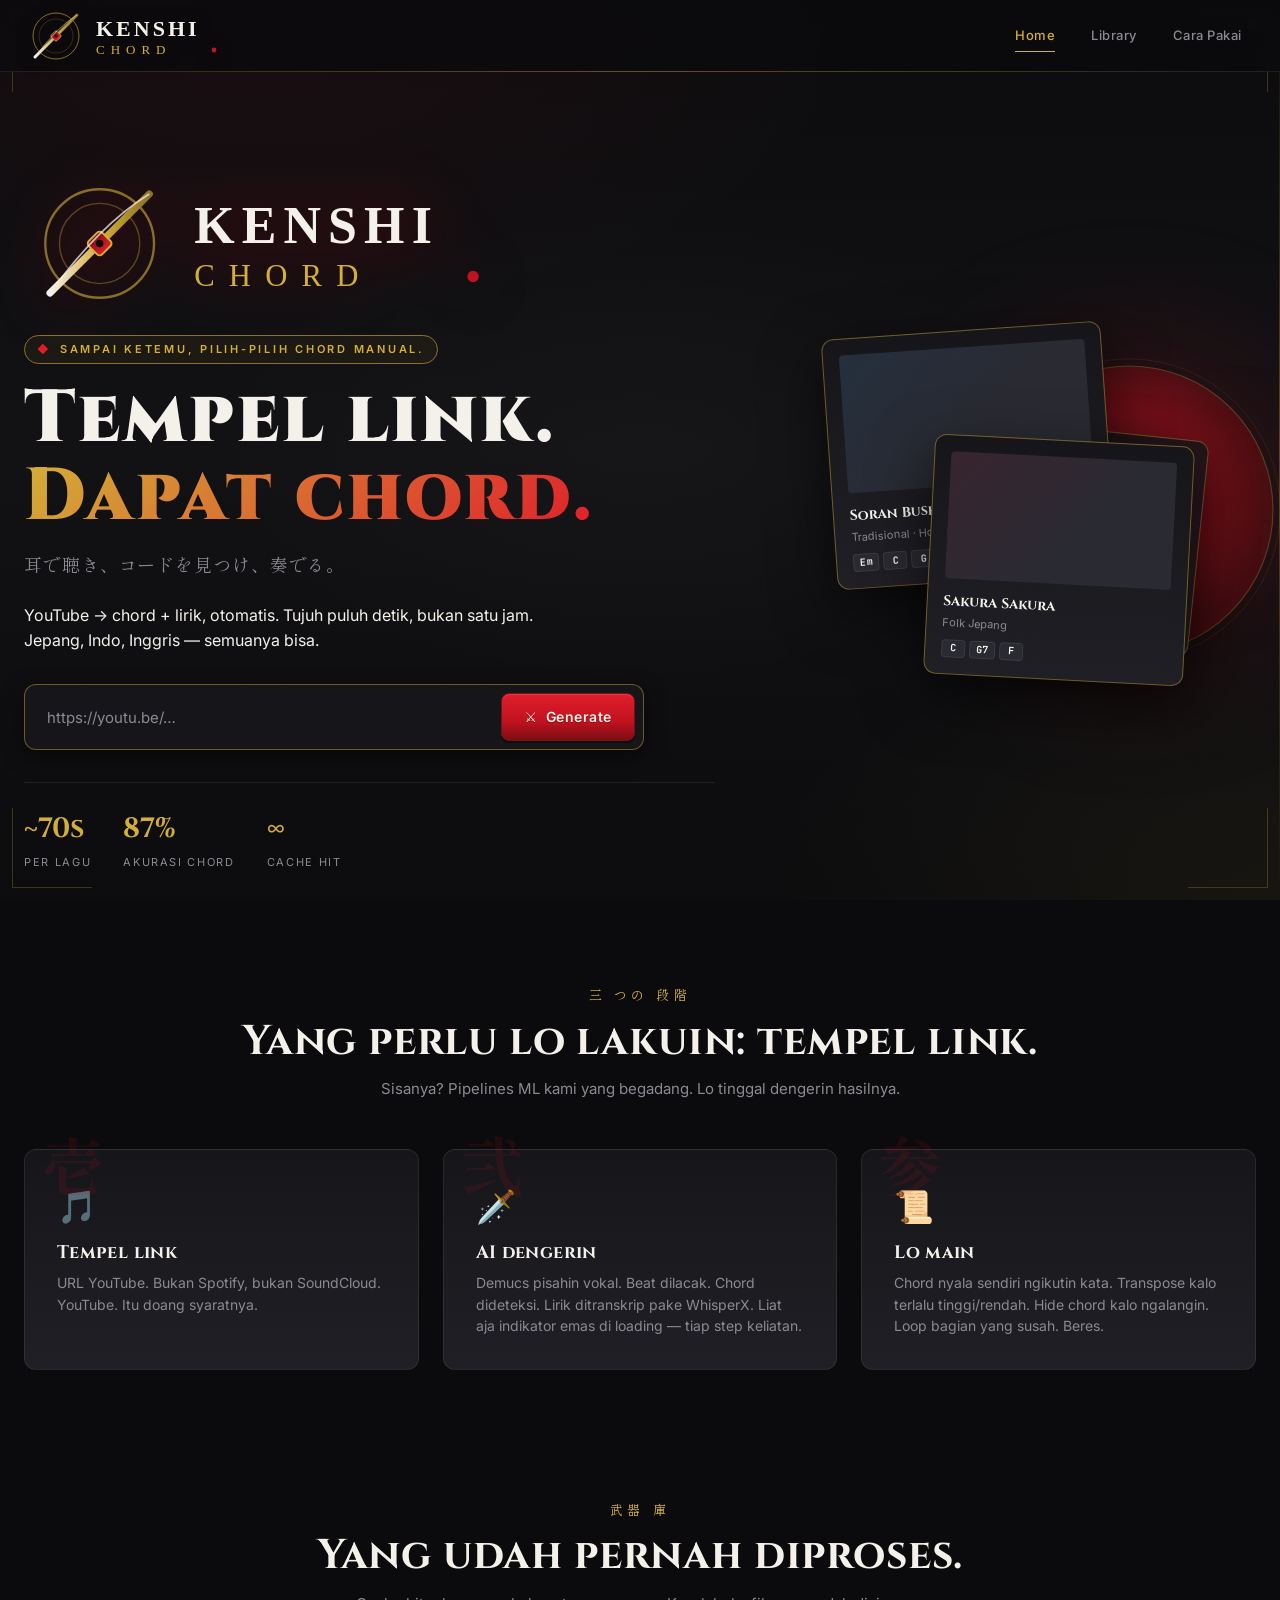
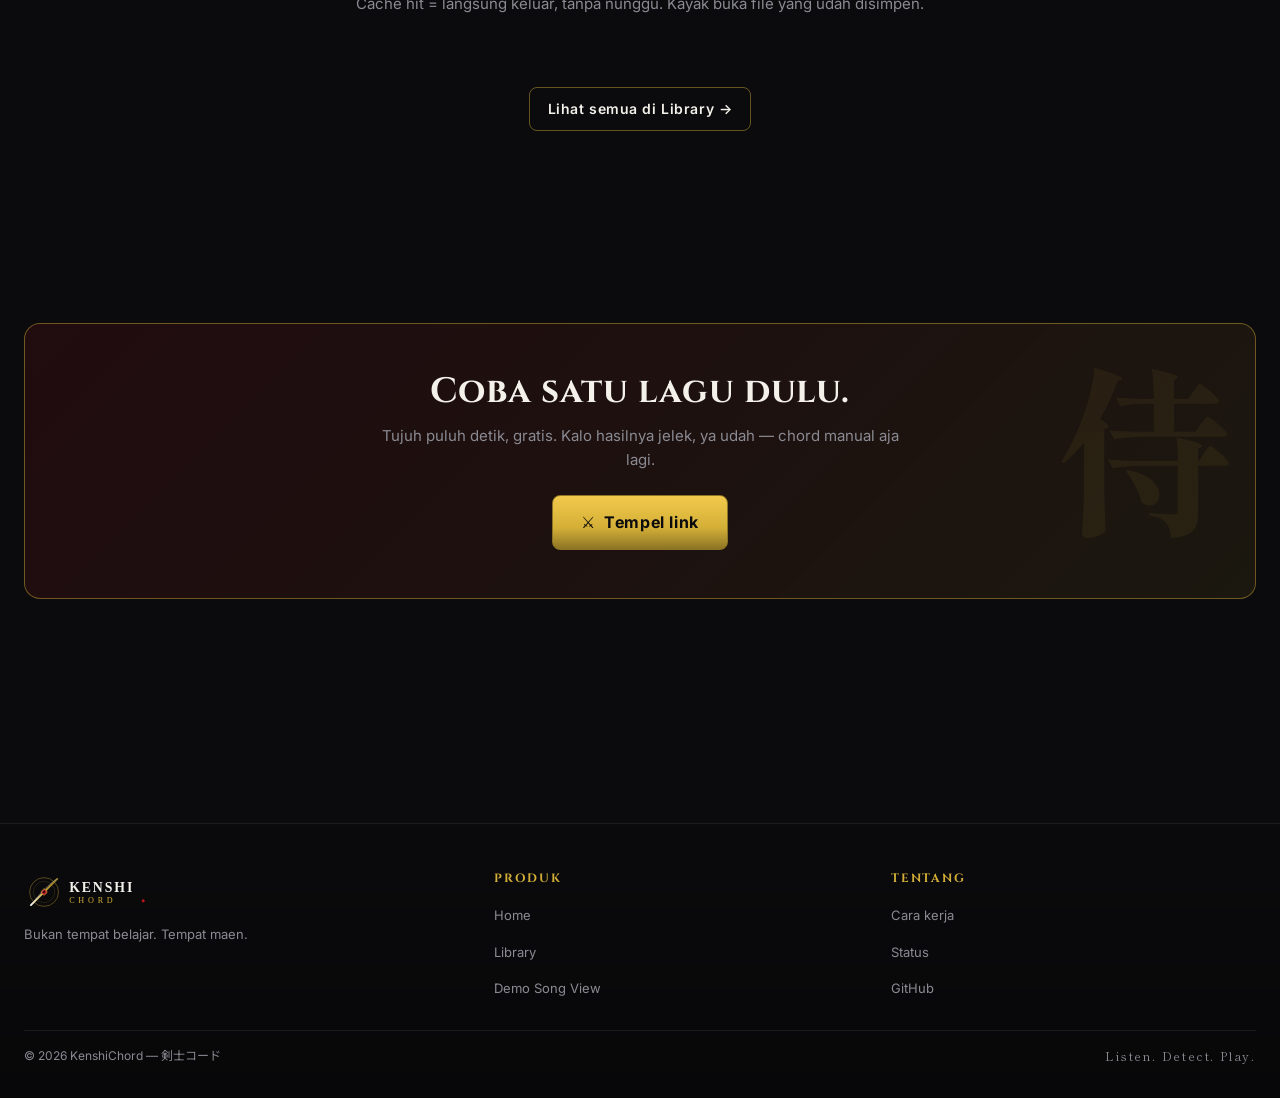
<file: frontend/index.html>
<!DOCTYPE html>
<html lang="id">
<head>
  <meta charset="UTF-8" />
  <meta name="viewport" content="width=device-width, initial-scale=1.0" />
  <title>KenshiChord — Chord dari telinga AI</title>
  <meta name="description" content="Platform AI auto-chord ala Chordify dengan tema samurai. Paste link YouTube, dapatkan chord + lirik tersinkronisasi secara otomatis." />
  <link rel="icon" type="image/svg+xml" href="assets/favicon.svg" />
  <link rel="stylesheet" href="css/tokens.css" />
  <link rel="stylesheet" href="css/base.css" />
  <link rel="stylesheet" href="css/components.css" />
  <link rel="stylesheet" href="css/layout.css" />
  <link rel="stylesheet" href="css/home.css" />
</head>
<body>
  <span class="corner-mark tl"></span>
  <span class="corner-mark tr"></span>
  <span class="corner-mark bl"></span>
  <span class="corner-mark br"></span>

  <div class="page">
    <!-- ============ HEADER ============ -->
    <header class="site-header">
      <div class="container header-inner">
        <a class="brand" href="index.html" aria-label="KenshiChord home">
          <img class="brand-logo" src="assets/logo.svg" alt="" />
        </a>
        <nav class="nav" aria-label="Primary">
          <a class="active" href="index.html">Home</a>
          <a href="library.html">Library</a>
          <a href="#how">Cara Pakai</a>
        </nav>
      </div>
    </header>

    <main>
      <!-- ============ HERO ============ -->
      <section class="hero">
        <div class="container hero-grid">
          <div class="hero-text">
            <img class="hero-brand" src="assets/logo.svg" alt="KenshiChord" />
            <span class="hero-eyebrow">Sampai ketemu, pilih-pilih chord manual.</span>
            <h1 class="hero-title">
              Tempel link. <span class="accent">Dapat chord.</span>
            </h1>
            <p class="hero-tagline jp">耳で聴き、コードを見つけ、奏でる。</p>
            <p class="hero-sub">
              YouTube → chord + lirik, otomatis. Tujuh puluh detik, bukan satu jam.
              Jepang, Indo, Inggris — semuanya bisa.
            </p>

            <form id="generate-form" class="input-row" novalidate>
              <input
                id="yt-url"
                type="url"
                placeholder="https://youtu.be/…"
                autocomplete="off"
                spellcheck="false"
                required
              />
              <button class="btn btn-primary" type="submit">
                <span aria-hidden="true">⚔</span>
                <span>Generate</span>
              </button>
            </form>

            <div class="hero-stats">
              <div class="item"><span class="num">~70s</span><span class="lbl">per lagu</span></div>
              <div class="item"><span class="num">87%</span><span class="lbl">akurasi chord</span></div>
              <div class="item"><span class="num">∞</span><span class="lbl">cache hit</span></div>
            </div>
          </div>

          <div class="hero-visual" aria-hidden="true">
            <div class="hero-card-stack">
              <div class="hero-floating-card card-1">
                <div class="hfc-thumb t1"></div>
                <div class="hfc-title">Soran Bushi</div>
                <div class="hfc-artist">Tradisional · Hokkaido</div>
                <div class="hfc-chord-line">
                  <span class="chord-chip">Em</span>
                  <span class="chord-chip">C</span>
                  <span class="chord-chip">G</span>
                  <span class="chord-chip">D</span>
                </div>
              </div>
              <div class="hero-floating-card card-2">
                <div class="hfc-thumb t2"></div>
                <div class="hfc-title">Sakura Sakura</div>
                <div class="hfc-artist">Folk Jepang</div>
                <div class="hfc-chord-line">
                  <span class="chord-chip">C</span>
                  <span class="chord-chip">G7</span>
                  <span class="chord-chip">F</span>
                </div>
              </div>
              <div class="hero-floating-card card-3">
                <div class="hfc-thumb t3"></div>
                <div class="hfc-title">Haru no Ogawa</div>
                <div class="hfc-artist">Akiko Yano</div>
                <div class="hfc-chord-line">
                  <span class="chord-chip">Am</span>
                  <span class="chord-chip">Dm</span>
                  <span class="chord-chip">E7</span>
                </div>
              </div>
              <img class="hero-hinomaru" src="assets/hinomaru.svg" alt="" />
            </div>
          </div>
        </div>
      </section>

      <!-- ============ HOW IT WORKS ============ -->
      <section class="section" id="how">
        <div class="container">
          <div class="section-head">
            <span class="eyebrow">三 つの 段階</span>
            <h2>Yang perlu lo lakuin: tempel link.</h2>
            <p>Sisanya? Pipelines ML kami yang begadang. Lo tinggal dengerin hasilnya.</p>
          </div>

          <div class="steps">
            <div class="step" data-step="壱">
              <span class="step-icon" aria-hidden="true">🎵</span>
              <h3>Tempel link</h3>
              <p>URL YouTube. Bukan Spotify, bukan SoundCloud. YouTube. Itu doang syaratnya.</p>
            </div>
            <div class="step" data-step="弐">
              <span class="step-icon" aria-hidden="true">🗡️</span>
              <h3>AI dengerin</h3>
              <p>Demucs pisahin vokal. Beat dilacak. Chord dideteksi. Lirik ditranskrip pake WhisperX. Liat aja indikator emas di loading — tiap step keliatan.</p>
            </div>
            <div class="step" data-step="参">
              <span class="step-icon" aria-hidden="true">📜</span>
              <h3>Lo main</h3>
              <p>Chord nyala sendiri ngikutin kata. Transpose kalo terlalu tinggi/rendah. Hide chord kalo ngalangin. Loop bagian yang susah. Beres.</p>
            </div>
          </div>
        </div>
      </section>

      <!-- ============ LIBRARY PREVIEW ============ -->
      <section class="section">
        <div class="container">
          <div class="section-head">
            <span class="eyebrow">武器 庫</span>
            <h2>Yang udah pernah diproses.</h2>
            <p>Cache hit = langsung keluar, tanpa nunggu. Kayak buka file yang udah disimpen.</p>
          </div>

          <div class="library-preview" id="library-preview">
            <!-- Diisi oleh home.js dari mock data -->
          </div>

          <div class="center" style="margin-top: var(--s-5)">
            <a class="btn btn-ghost" href="library.html">Lihat semua di Library →</a>
          </div>
        </div>
      </section>

      <!-- ============ CTA ============ -->
      <section class="section">
        <div class="container">
          <div class="cta-band">
            <h2>Coba satu lagu dulu.</h2>
            <p>Tujuh puluh detik, gratis. Kalo hasilnya jelek, ya udah — chord manual aja lagi.</p>
            <a class="btn btn-gold btn-lg" href="#top" onclick="document.getElementById('yt-url').focus(); return false;">
              <span aria-hidden="true">⚔</span>
              <span>Tempel link</span>
            </a>
          </div>
        </div>
      </section>
    </main>

    <!-- ============ FOOTER ============ -->
    <footer class="site-footer">
      <div class="container">
        <div class="footer-inner">
          <div class="footer-col">
            <img src="assets/logo.svg" alt="KenshiChord" style="height: 40px; margin-bottom: var(--s-3);" />
            <p style="font-size: 13px; color: var(--text-muted); max-width: 320px;">
              Bukan tempat belajar. Tempat maen.
            </p>
          </div>
          <div class="footer-col">
            <h4>Produk</h4>
            <ul>
              <li><a href="index.html">Home</a></li>
              <li><a href="library.html">Library</a></li>
              <li><a href="song.html">Demo Song View</a></li>
            </ul>
          </div>
          <div class="footer-col">
            <h4>Tentang</h4>
            <ul>
              <li><a href="#how">Cara kerja</a></li>
              <li><a href="#">Status</a></li>
              <li><a href="#">GitHub</a></li>
            </ul>
          </div>
        </div>
        <div class="footer-bottom">
          <span>© 2026 KenshiChord — 剣士コード</span>
          <span class="copy">Listen. Detect. Play.</span>
        </div>
      </div>
    </footer>
  </div>

  <!-- Loading overlay (shown when user submits URL) -->
  <div class="overlay-loading" id="loading-overlay" role="status" aria-live="polite">
    <div class="panel">
      <div class="loader-sword" aria-hidden="true"></div>
      <h2 class="jp" style="margin-top: var(--s-4); color: var(--gold); font-size: 18px; letter-spacing: .15em;">コードを聞く — Mendengarkan…</h2>
      <p id="loading-msg" class="muted" style="margin-top: var(--s-2);">Mengambil metadata…</p>
      <div class="progress gold" style="margin-top: var(--s-4); max-width: 360px; margin-left: auto; margin-right: auto;">
        <div class="bar" id="loading-bar" style="width: 0%"></div>
      </div>
    </div>
  </div>

  <script src="js/mock-data.js"></script>
  <script src="js/api.js"></script>
  <script src="js/main.js"></script>
  <script src="js/home.js"></script>
</body>
</html>
</file>
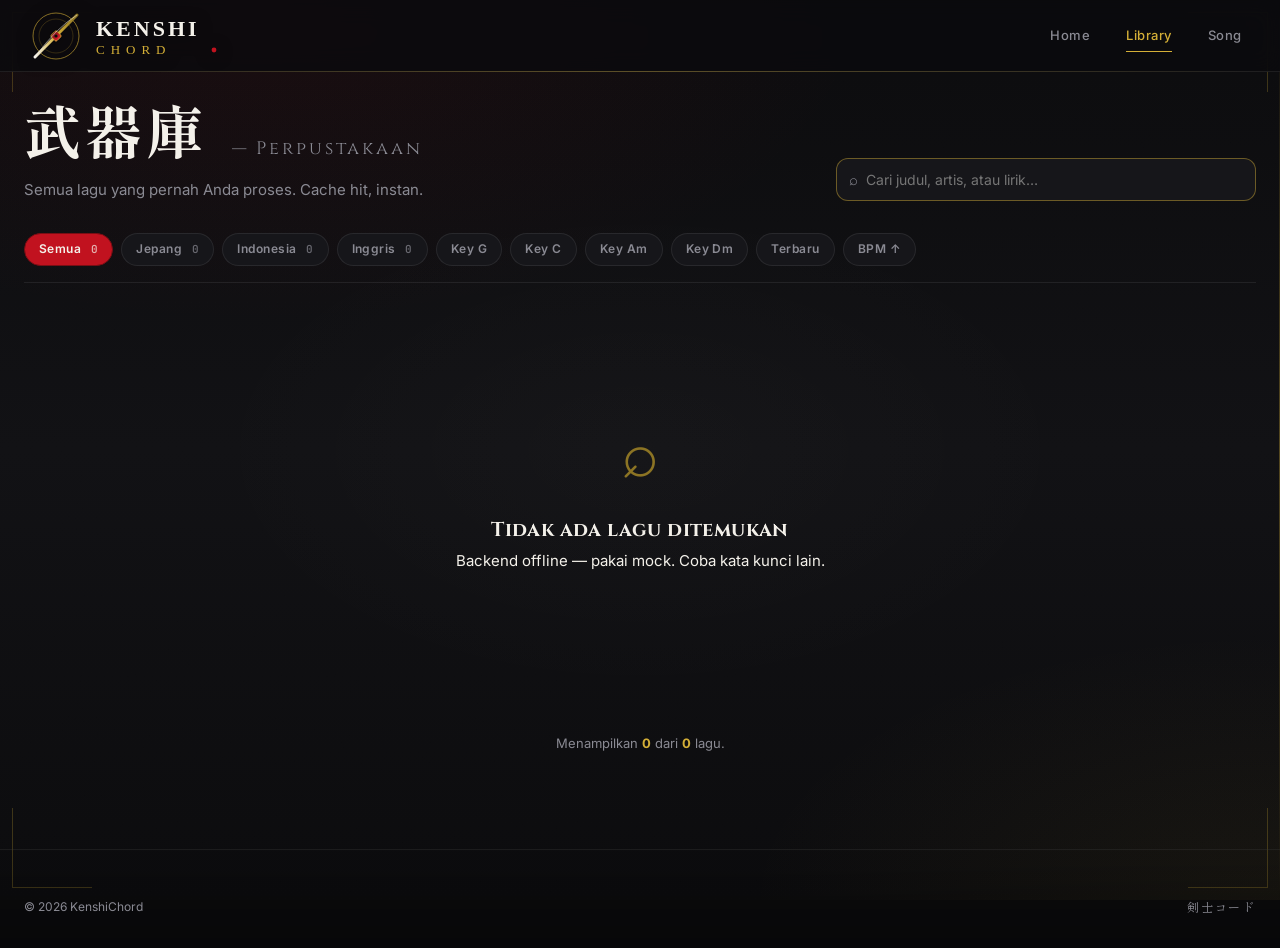
<file: frontend/library.html>
<!DOCTYPE html>
<html lang="id">
<head>
  <meta charset="UTF-8" />
  <meta name="viewport" content="width=device-width, initial-scale=1.0" />
  <title>Library — KenshiChord</title>
  <meta name="description" content="Browse semua lagu yang sudah pernah dianalisis KenshiChord." />
  <link rel="icon" type="image/svg+xml" href="assets/favicon.svg" />
  <link rel="stylesheet" href="css/tokens.css" />
  <link rel="stylesheet" href="css/base.css" />
  <link rel="stylesheet" href="css/components.css" />
  <link rel="stylesheet" href="css/layout.css" />
  <link rel="stylesheet" href="css/home.css" />
  <link rel="stylesheet" href="css/library.css" />
</head>
<body>
  <span class="corner-mark tl"></span>
  <span class="corner-mark tr"></span>
  <span class="corner-mark bl"></span>
  <span class="corner-mark br"></span>

  <div class="page">
    <header class="site-header">
      <div class="container header-inner">
        <a class="brand" href="index.html">
          <img class="brand-logo" src="assets/logo.svg" alt="" />
        </a>
        <nav class="nav" aria-label="Primary">
          <a href="index.html">Home</a>
          <a class="active" href="library.html">Library</a>
          <a href="song.html">Song</a>
        </nav>
      </div>
    </header>

    <main>
      <div class="container" style="padding-top: var(--s-6);">
        <!-- ============ HEAD ============ -->
        <div class="library-head">
          <div>
            <h1>武器庫 <span class="muted" style="font-size: 18px; font-weight: 400; margin-left: 8px;">— Perpustakaan</span></h1>
            <p>Semua lagu yang pernah Anda proses. Cache hit, instan.</p>
          </div>
          <div class="library-search">
            <span class="icon" aria-hidden="true">⌕</span>
            <input
              id="search-input"
              type="search"
              placeholder="Cari judul, artis, atau lirik…"
              autocomplete="off"
            />
          </div>
        </div>

        <!-- ============ FILTERS ============ -->
        <div class="library-filters" id="filters">
          <button class="filter-chip active" data-filter="all">Semua <span class="num" id="cnt-all">0</span></button>
          <button class="filter-chip" data-filter="lang:ja">Jepang <span class="num" id="cnt-ja">0</span></button>
          <button class="filter-chip" data-filter="lang:id">Indonesia <span class="num" id="cnt-id">0</span></button>
          <button class="filter-chip" data-filter="lang:en">Inggris <span class="num" id="cnt-en">0</span></button>
          <button class="filter-chip" data-filter="key:G">Key G</button>
          <button class="filter-chip" data-filter="key:C">Key C</button>
          <button class="filter-chip" data-filter="key:Am">Key Am</button>
          <button class="filter-chip" data-filter="key:Dm">Key Dm</button>
          <button class="filter-chip" data-filter="sort:new">Terbaru</button>
          <button class="filter-chip" data-filter="sort:bpm">BPM ↑</button>
        </div>

        <!-- ============ GRID ============ -->
        <div class="library-grid" id="library-grid">
          <!-- Di-render oleh library.js -->
        </div>

        <div class="library-footer">
          Menampilkan <span class="num" id="visible-count">0</span> dari <span class="num" id="total-count">0</span> lagu.
        </div>
      </div>
    </main>

    <footer class="site-footer">
      <div class="container">
        <div class="footer-bottom" style="border-top: 0; padding-top: 0;">
          <span>© 2026 KenshiChord</span>
          <span class="copy jp">剣士コード</span>
        </div>
      </div>
    </footer>
  </div>

  <script src="js/mock-data.js"></script>
  <script src="js/api.js"></script>
  <script src="js/main.js"></script>
  <script src="js/library.js"></script>
</body>
</html>
</file>
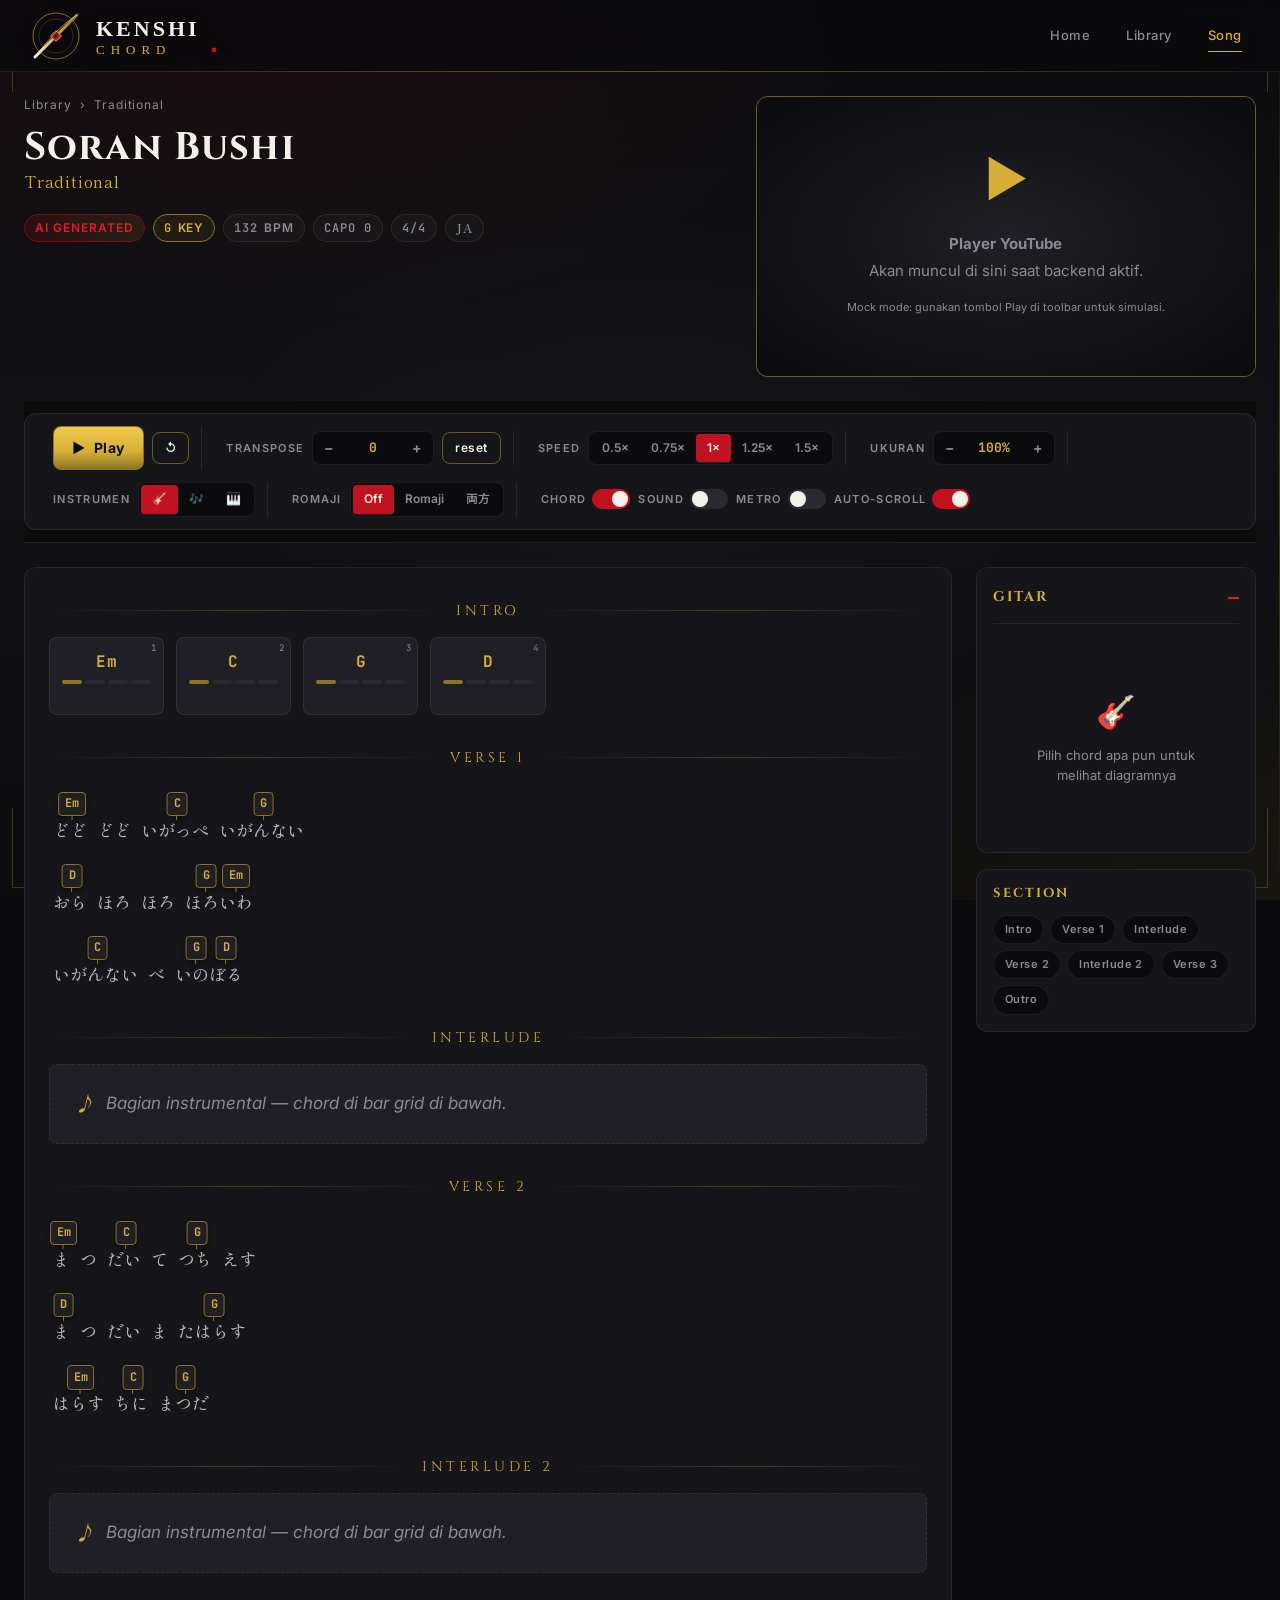
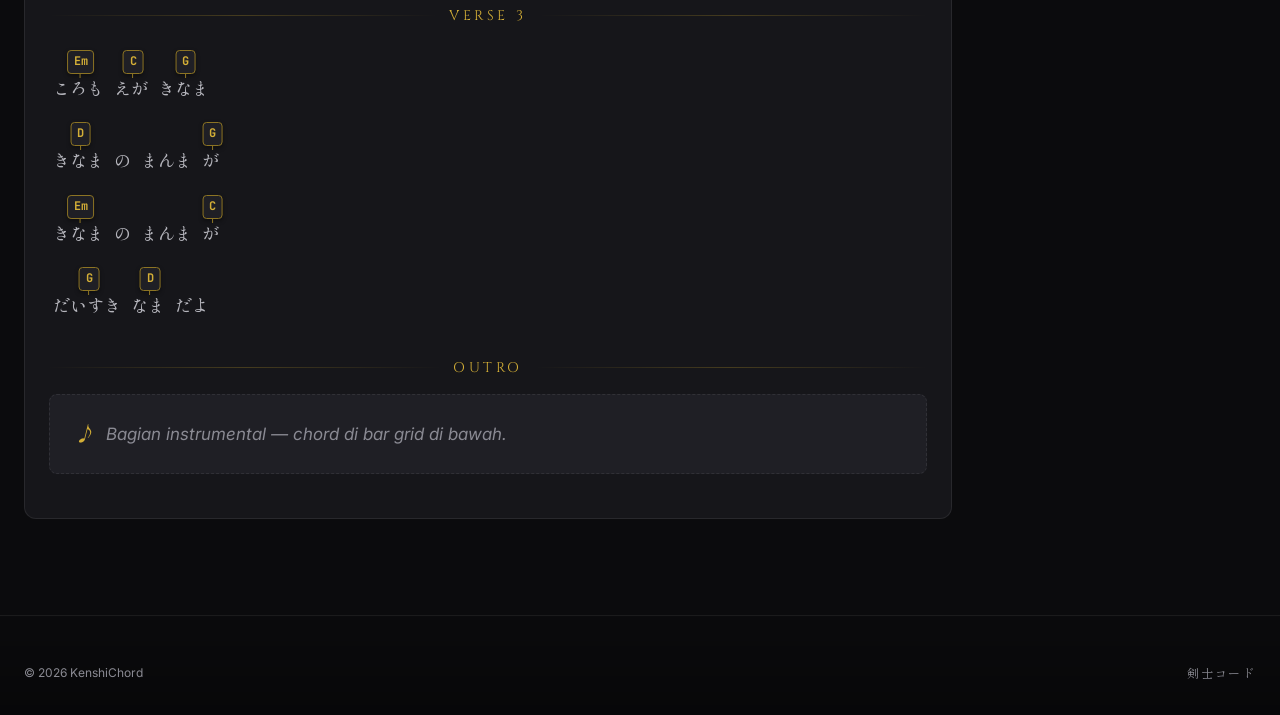
<file: frontend/song.html>
<!DOCTYPE html>
<html lang="id">
<head>
  <meta charset="UTF-8" />
  <meta name="viewport" content="width=device-width, initial-scale=1.0" />
  <title>Song — KenshiChord</title>
  <meta name="description" content="Chord + lirik tersinkronisasi. Transpose, diagram chord, auto-scroll." />
  <link rel="icon" type="image/svg+xml" href="assets/favicon.svg" />
  <link rel="stylesheet" href="css/tokens.css" />
  <link rel="stylesheet" href="css/base.css" />
  <link rel="stylesheet" href="css/components.css" />
  <link rel="stylesheet" href="css/layout.css" />
  <link rel="stylesheet" href="css/song.css" />
</head>
<body>
  <span class="corner-mark tl"></span>
  <span class="corner-mark tr"></span>
  <span class="corner-mark bl"></span>
  <span class="corner-mark br"></span>

  <div class="page">
    <header class="site-header">
      <div class="container header-inner">
        <a class="brand" href="index.html">
          <img class="brand-logo" src="assets/logo.svg" alt="" />
        </a>
        <nav class="nav" aria-label="Primary">
          <a href="index.html">Home</a>
          <a href="library.html">Library</a>
          <a class="active" href="song.html">Song</a>
        </nav>
      </div>
    </header>

    <main>
      <div class="container" style="padding-top: var(--s-5);">
        <!-- ============ SONG HEADER ============ -->
        <header class="song-header">
          <div class="song-meta">
            <div class="crumbs">
              <a href="library.html">Library</a>
              <span>›</span>
              <span id="crumb-artist">Artist</span>
            </div>
            <div>
              <h1 id="song-title">Loading…</h1>
              <div class="artist" id="song-artist">—</div>
            </div>
            <div class="row" id="song-tags">
              <span class="badge badge-ai">AI Generated</span>
              <span class="badge badge-gold"><span class="mono" id="tag-key">—</span> Key</span>
              <span class="badge"><span class="mono" id="tag-bpm">—</span> BPM</span>
              <span class="badge"><span class="mono" id="tag-capo">Capo 0</span></span>
              <span class="badge"><span class="mono" id="tag-time">4/4</span></span>
              <span class="badge"><span class="jp" id="tag-lang">—</span></span>
            </div>
          </div>

          <div class="player-wrap">
            <div id="yt-player" class="player-fallback" aria-hidden="true">
              <span class="icon" aria-hidden="true">▶</span>
              <div>
                <strong>Player YouTube</strong>
                <p class="muted" style="margin-top: 4px;">Akan muncul di sini saat backend aktif.</p>
                <p class="muted" style="font-size: 11px;">Mock mode: gunakan tombol Play di toolbar untuk simulasi.</p>
              </div>
            </div>
          </div>
        </header>

        <!-- ============ TOOLBAR ============ -->
        <div class="song-toolbar">
          <div class="container" style="padding: 0;">
            <div class="toolbar">
              <!-- Play controls -->
              <div class="toolbar-group">
                <button class="btn btn-gold" id="btn-play" aria-label="Play / pause">
                  <span id="play-icon">▶</span>
                  <span id="play-label">Play</span>
                </button>
                <button class="btn btn-ghost btn-sm" id="btn-restart" aria-label="Restart">↺</button>
              </div>

              <div class="toolbar-group">
                <span class="toolbar-label">Transpose</span>
                <div class="transpose-control">
                  <button id="tr-minus" aria-label="Down">−</button>
                  <span class="val" id="tr-val">0</span>
                  <button id="tr-plus" aria-label="Up">+</button>
                </div>
                <button class="btn btn-ghost btn-sm" id="tr-reset" title="Reset transpose">reset</button>
              </div>

              <div class="toolbar-group">
                <span class="toolbar-label">Speed</span>
                <div class="segmented" id="speed-seg" role="group" aria-label="Playback speed">
                  <button data-speed="0.5">0.5×</button>
                  <button data-speed="0.75">0.75×</button>
                  <button data-speed="1" class="active">1×</button>
                  <button data-speed="1.25">1.25×</button>
                  <button data-speed="1.5">1.5×</button>
                </div>
              </div>

              <div class="toolbar-group">
                <span class="toolbar-label">Ukuran</span>
                <div class="transpose-control">
                  <button id="fs-minus" aria-label="Kecilkan font">−</button>
                  <span class="val" id="fs-val" style="cursor: pointer;" title="Reset">100%</span>
                  <button id="fs-plus" aria-label="Besarkan font">+</button>
                </div>
              </div>

              <div class="toolbar-group">
                <span class="toolbar-label">Instrumen</span>
                <div class="segmented" id="instr-seg" role="group" aria-label="Instrument">
                  <button data-instr="guitar" class="active" title="Gitar">🎸</button>
                  <button data-instr="ukulele" title="Ukulele">🎶</button>
                  <button data-instr="piano" title="Piano">🎹</button>
                </div>
              </div>

              <div class="toolbar-group">
                <span class="toolbar-label">Romaji</span>
                <div class="segmented" id="romaji-seg" role="group" aria-label="Romaji mode">
                  <button data-romaji="off" class="active" title="Sembunyikan romaji">Off</button>
                  <button data-romaji="ro" title="Hanya tampilkan romaji">Romaji</button>
                  <button data-romaji="both" title="Tampilkan keduanya">両方</button>
                </div>
              </div>

              <div class="toolbar-group" style="border-right: 0;">
                <label class="toolbar-label" style="display: flex; align-items: center; gap: 6px; cursor: pointer;">
                  Chord
                  <span class="switch"><input type="checkbox" id="opt-chord" checked /><span class="slider"></span></span>
                </label>
                <label class="toolbar-label" style="display: flex; align-items: center; gap: 6px; cursor: pointer;">
                  Sound
                  <span class="switch"><input type="checkbox" id="opt-sound" /><span class="slider"></span></span>
                </label>
                <label class="toolbar-label" style="display: flex; align-items: center; gap: 6px; cursor: pointer;">
                  Metro
                  <span class="switch"><input type="checkbox" id="opt-metronome" /><span class="slider"></span></span>
                </label>
                <label class="toolbar-label" style="display: flex; align-items: center; gap: 6px; cursor: pointer;">
                  Auto-scroll
                  <span class="switch"><input type="checkbox" id="opt-autoscroll" checked /><span class="slider"></span></span>
                </label>
              </div>
            </div>
          </div>
        </div>

        <!-- ============ MAIN GRID: viewer + sidebar ============ -->
        <div class="song-body">
          <article class="viewer" id="viewer" aria-label="Chord and lyric viewer">
            <div class="empty-state">
              <div class="loader-sword" aria-hidden="true"></div>
              <h3>Memuat lirik &amp; chord…</h3>
            </div>
          </article>

          <aside class="song-sidebar">
            <div class="diagram-card">
              <div class="diagram-card-head">
                <h3 id="diagram-instr-label">Gitar</h3>
                <span class="now" id="diagram-chord-name">—</span>
              </div>
              <div class="diagram-svg-wrap" id="diagram-svg">
                <div class="diagram-empty">
                  <span class="icon" aria-hidden="true">🎸</span>
                  <span>Pilih chord apa pun untuk melihat diagramnya</span>
                </div>
              </div>
            </div>

            <div class="section-list">
              <h4>Section</h4>
              <div id="section-buttons" style="display: contents;">
                <!-- generated by song-view.js -->
              </div>
            </div>
          </aside>
        </div>
      </div>
    </main>

    <footer class="site-footer">
      <div class="container">
        <div class="footer-bottom" style="border-top: 0; padding-top: 0;">
          <span>© 2026 KenshiChord</span>
          <span class="copy jp">剣士コード</span>
        </div>
      </div>
    </footer>
  </div>

  <!-- Scripts -->
  <script src="js/mock-data.js"></script>
  <script src="js/api.js"></script>
  <script src="js/main.js"></script>
  <script src="js/chord-data.js"></script>
  <script src="js/chord-utils.js"></script>
  <script src="js/chord-diagram.js"></script>
  <script src="js/sync-engine.js"></script>
  <script src="js/song-view.js"></script>
</body>
</html>
</file>
<file: frontend/css/tokens.css>
/* =================================================================
   KENSHICHORD — DESIGN TOKENS
   Sumie ink wash × modern samurai
   ================================================================= */

@import url('https://fonts.googleapis.com/css2?family=Cinzel:wght@500;600;700;900&family=Inter:wght@400;500;600;700&family=Noto+Sans+JP:wght@400;500;700&family=Shippori+Mincho:wght@500;700;900&family=JetBrains+Mono:wght@400;500;700&display=swap');

:root {
  /* === Color: sumie ink palette === */
  --sumi:           #0B0B0D;
  --sumi-2:         #111114;
  --charcoal:       #16161A;
  --charcoal-2:     #1F1F25;
  --charcoal-3:     #2A2A32;

  --crimson:        #C1121F;
  --crimson-2:      #E01E2B;
  --crimson-dark:   #7A0E14;
  --crimson-glow:   rgba(193, 18, 31, 0.45);

  --gold:           #D4AF37;
  --gold-2:         #F2C94C;
  --gold-dim:       #8C7424;
  --gold-glow:      rgba(212, 175, 55, 0.35);

  --washi:          #F4F1EA;
  --washi-2:        #E8E2D2;
  --washi-3:        #D8D0BA;
  --washi-dim:      rgba(244, 241, 234, 0.6);

  --ink-muted:      #8A8A93;
  --ink-soft:       #B5B5BC;
  --ink-strong:     #E8E8EC;

  --emerald:        #2A9D8F;
  --indigo:         #4A5BC2;

  /* === Semantic === */
  --bg:             var(--sumi);
  --bg-elev:        var(--charcoal);
  --bg-elev-2:      var(--charcoal-2);
  --surface:        rgba(255, 255, 255, 0.03);
  --surface-hover:  rgba(255, 255, 255, 0.06);
  --border:         rgba(212, 175, 55, 0.18);
  --border-soft:    rgba(255, 255, 255, 0.08);
  --border-strong:  rgba(212, 175, 55, 0.45);

  --text:           var(--washi);
  --text-muted:     var(--ink-muted);
  --text-dim:       #5A5A65;
  --accent:         var(--crimson);
  --accent-hover:   var(--crimson-2);
  --gold-accent:    var(--gold);

  /* === Type === */
  --font-display:   'Cinzel', 'Shippori Mincho', serif;
  --font-jp:        'Shippori Mincho', 'Noto Sans JP', serif;
  --font-body:      'Inter', 'Noto Sans JP', system-ui, sans-serif;
  --font-mono:      'JetBrains Mono', 'Courier New', monospace;

  /* === Spacing scale === */
  --s-1:  4px;
  --s-2:  8px;
  --s-3:  12px;
  --s-4:  16px;
  --s-5:  24px;
  --s-6:  32px;
  --s-7:  48px;
  --s-8:  64px;
  --s-9:  96px;
  --s-10: 128px;

  /* === Radius === */
  --r-1:  2px;
  --r-2:  4px;
  --r-3:  8px;
  --r-4:  12px;
  --r-5:  16px;
  --r-pill: 999px;

  /* === Shadow / Glow === */
  --shadow-1: 0 1px 2px rgba(0,0,0,.5);
  --shadow-2: 0 6px 20px rgba(0,0,0,.5);
  --shadow-3: 0 20px 60px rgba(0,0,0,.6);
  --glow-crimson: 0 0 0 1px var(--crimson), 0 0 22px var(--crimson-glow);
  --glow-gold:    0 0 0 1px var(--gold), 0 0 22px var(--gold-glow);

  /* === Motion === */
  --ease:        cubic-bezier(0.4, 0, 0.2, 1);
  --ease-out:    cubic-bezier(0, 0, 0.2, 1);
  --ease-in:     cubic-bezier(0.4, 0, 1, 1);
  --ease-snap:   cubic-bezier(0.2, 0.9, 0.3, 1.2);
  --d-1: 90ms;
  --d-2: 160ms;
  --d-3: 260ms;
  --d-4: 420ms;
  --d-5: 700ms;

  /* === Layout === */
  --max-w:   1280px;
  --header-h: 72px;
  --sidebar-w: 280px;
}

@media (prefers-reduced-motion: reduce) {
  :root {
    --d-1: 0ms; --d-2: 0ms; --d-3: 0ms; --d-4: 0ms; --d-5: 0ms;
  }
}
</file>
<file: frontend/css/base.css>
/* =================================================================
   KENSHICHORD — BASE
   Reset, typography, washi paper background
   ================================================================= */

*, *::before, *::after { box-sizing: border-box; }

html, body { margin: 0; padding: 0; }
html { color-scheme: dark; scroll-behavior: smooth; }

body {
  font-family: var(--font-body);
  color: var(--text);
  background: var(--bg);
  min-height: 100vh;
  font-size: 15px;
  line-height: 1.55;
  -webkit-font-smoothing: antialiased;
  -moz-osx-font-smoothing: grayscale;
  text-rendering: optimizeLegibility;

  /* Washi paper texture: layered sumi gradients + subtle noise */
  background-image:
    radial-gradient(ellipse 80% 60% at 20% 0%, rgba(193, 18, 31, 0.08), transparent 60%),
    radial-gradient(ellipse 70% 50% at 100% 100%, rgba(212, 175, 55, 0.06), transparent 60%),
    radial-gradient(ellipse 50% 40% at 50% 50%, rgba(244, 241, 234, 0.02), transparent 70%),
    linear-gradient(180deg, #0B0B0D 0%, #111114 50%, #0B0B0D 100%);
  background-attachment: fixed;
  position: relative;
}

/* Subtle ink grain overlay */
body::before {
  content: "";
  position: fixed; inset: 0;
  pointer-events: none;
  z-index: 0;
  background-image: url("data:image/svg+xml;utf8,<svg xmlns='http://www.w3.org/2000/svg' width='200' height='200'><filter id='n'><feTurbulence type='fractalNoise' baseFrequency='0.85' numOctaves='2' seed='3'/><feColorMatrix values='0 0 0 0 1  0 0 0 0 1  0 0 0 0 1  0 0 0 0.035 0'/></filter><rect width='200' height='200' filter='url(%23n)'/></svg>");
  opacity: .9;
  mix-blend-mode: overlay;
}

/* Vertical "kaigara" conch shell-like accent on right edge */
body::after {
  content: "";
  position: fixed;
  top: 0; right: 0; bottom: 0;
  width: 1px;
  background: linear-gradient(180deg, transparent 0%, var(--gold-dim) 30%, var(--gold) 50%, var(--gold-dim) 70%, transparent 100%);
  opacity: .35;
  pointer-events: none;
  z-index: 1;
}

img, svg { max-width: 100%; display: block; }
button { font: inherit; color: inherit; background: none; border: 0; cursor: pointer; }
input, select, textarea { font: inherit; color: inherit; }
a { color: inherit; text-decoration: none; }
ul, ol { padding: 0; margin: 0; list-style: none; }
hr { border: 0; height: 1px; background: var(--border); margin: var(--s-5) 0; }

/* === Headings === */
h1, h2, h3, h4 {
  font-family: var(--font-display);
  font-weight: 700;
  line-height: 1.15;
  letter-spacing: .02em;
  margin: 0;
  color: var(--washi);
}
h1 { font-size: clamp(2.4rem, 5vw, 3.6rem); letter-spacing: .05em; }
h2 { font-size: clamp(1.6rem, 3vw, 2.2rem); }
h3 { font-size: 1.25rem; }

p { margin: 0 0 var(--s-4); color: var(--text); }
small { color: var(--text-muted); font-size: 12px; }
code, kbd, samp { font-family: var(--font-mono); }

/* === Selection === */
::selection { background: var(--crimson); color: var(--washi); }

/* === Scrollbar === */
::-webkit-scrollbar { width: 10px; height: 10px; }
::-webkit-scrollbar-track { background: var(--sumi); }
::-webkit-scrollbar-thumb {
  background: linear-gradient(180deg, var(--charcoal-3), var(--charcoal-2));
  border-radius: 4px;
  border: 2px solid var(--sumi);
}
::-webkit-scrollbar-thumb:hover { background: var(--crimson-dark); }

/* === Focus === */
:focus-visible {
  outline: 2px solid var(--gold);
  outline-offset: 2px;
  border-radius: var(--r-2);
}

/* === Utility === */
.container { max-width: var(--max-w); margin: 0 auto; padding: 0 var(--s-5); position: relative; z-index: 2; }
.mono { font-family: var(--font-mono); }
.jp { font-family: var(--font-jp); }
.muted { color: var(--text-muted); }
.gold { color: var(--gold); }
.crimson { color: var(--crimson); }
.center { text-align: center; }
.divider {
  display: block;
  height: 1px;
  background: linear-gradient(90deg, transparent, var(--gold-dim) 20%, var(--gold) 50%, var(--gold-dim) 80%, transparent);
  opacity: .5;
}
.divider-thick {
  height: 1px;
  background: linear-gradient(90deg, transparent 0%, var(--gold) 50%, transparent 100%);
  position: relative;
}
.divider-thick::before {
  content: "◆";
  position: absolute;
  left: 50%; top: 50%;
  transform: translate(-50%, -50%);
  background: var(--bg);
  color: var(--gold);
  font-size: 10px;
  padding: 0 8px;
}

.sr-only {
  position: absolute; width: 1px; height: 1px;
  padding: 0; margin: -1px; overflow: hidden;
  clip: rect(0,0,0,0); white-space: nowrap; border: 0;
}

/* === Decorative Japanese corner === */
.corner-mark {
  position: fixed;
  width: 80px; height: 80px;
  pointer-events: none;
  z-index: 1;
  opacity: .25;
}
.corner-mark.tl { top: 12px; left: 12px; border-top: 1px solid var(--gold); border-left: 1px solid var(--gold); }
.corner-mark.tr { top: 12px; right: 12px; border-top: 1px solid var(--gold); border-right: 1px solid var(--gold); }
.corner-mark.bl { bottom: 12px; left: 12px; border-bottom: 1px solid var(--gold); border-left: 1px solid var(--gold); }
.corner-mark.br { bottom: 12px; right: 12px; border-bottom: 1px solid var(--gold); border-right: 1px solid var(--gold); }
</file>
<file: frontend/css/components.css>
/* =================================================================
   KENSHICHORD — COMPONENTS
   Buttons, cards, inputs, badges, toolbar
   ================================================================= */

/* === BUTTONS === */
.btn {
  display: inline-flex;
  align-items: center;
  justify-content: center;
  gap: var(--s-2);
  padding: 10px 18px;
  font-family: var(--font-body);
  font-weight: 600;
  font-size: 14px;
  letter-spacing: .04em;
  border-radius: var(--r-3);
  border: 1px solid transparent;
  cursor: pointer;
  transition: all var(--d-2) var(--ease);
  white-space: nowrap;
  user-select: none;
  position: relative;
  overflow: hidden;
}
.btn:disabled, .btn[aria-disabled="true"] { opacity: .5; cursor: not-allowed; }

.btn-primary {
  background: linear-gradient(180deg, var(--crimson-2), var(--crimson) 60%, var(--crimson-dark));
  color: var(--washi);
  border-color: var(--crimson-dark);
  box-shadow: 0 2px 0 rgba(0,0,0,.4), inset 0 1px 0 rgba(255,255,255,.12);
  text-shadow: 0 1px 0 rgba(0,0,0,.3);
}
.btn-primary:hover:not(:disabled) {
  transform: translateY(-1px);
  box-shadow: 0 4px 18px var(--crimson-glow), inset 0 1px 0 rgba(255,255,255,.15);
  filter: brightness(1.08);
}
.btn-primary:active:not(:disabled) { transform: translateY(0); }

.btn-ghost {
  background: transparent;
  color: var(--text);
  border-color: var(--border-strong);
}
.btn-ghost:hover:not(:disabled) {
  background: var(--surface-hover);
  border-color: var(--gold);
  color: var(--gold);
}

.btn-gold {
  background: linear-gradient(180deg, var(--gold-2), var(--gold) 60%, var(--gold-dim));
  color: var(--sumi);
  border-color: var(--gold-dim);
  font-weight: 700;
}
.btn-gold:hover:not(:disabled) { filter: brightness(1.05); box-shadow: 0 4px 18px var(--gold-glow); }

.btn-sm { padding: 6px 12px; font-size: 12px; }
.btn-lg { padding: 14px 28px; font-size: 16px; }
.btn-icon { width: 36px; height: 36px; padding: 0; }
.btn-block { width: 100%; }

/* === INPUTS === */
.input {
  display: block;
  width: 100%;
  padding: 14px 18px;
  background: var(--bg-elev);
  color: var(--text);
  border: 1px solid var(--border-strong);
  border-radius: var(--r-3);
  font-size: 15px;
  transition: all var(--d-2) var(--ease);
}
.input::placeholder { color: var(--text-muted); }
.input:focus {
  outline: none;
  border-color: var(--gold);
  background: var(--bg-elev-2);
  box-shadow: 0 0 0 3px var(--gold-glow);
}
.input-lg { padding: 18px 22px; font-size: 16px; }

.input-icon {
  position: relative;
}
.input-icon .icon {
  position: absolute;
  left: 16px; top: 50%;
  transform: translateY(-50%);
  color: var(--text-muted);
  pointer-events: none;
}
.input-icon .input { padding-left: 46px; }

.input-group {
  display: flex;
  gap: var(--s-3);
  background: var(--bg-elev);
  padding: 6px;
  border-radius: var(--r-4);
  border: 1px solid var(--border-strong);
  box-shadow: var(--shadow-2);
  transition: border-color var(--d-2) var(--ease);
}
.input-group:focus-within { border-color: var(--gold); box-shadow: 0 0 0 3px var(--gold-glow); }
.input-group .input {
  flex: 1;
  background: transparent;
  border: 0;
  padding: 14px 16px;
  font-size: 16px;
}
.input-group .input:focus { box-shadow: none; }

/* === BADGE === */
.badge {
  display: inline-flex;
  align-items: center;
  gap: 6px;
  padding: 3px 9px;
  font-size: 11px;
  font-weight: 600;
  letter-spacing: .08em;
  text-transform: uppercase;
  border-radius: var(--r-pill);
  background: var(--surface);
  color: var(--text-muted);
  border: 1px solid var(--border-soft);
}
.badge-gold { color: var(--gold); border-color: var(--gold-dim); background: rgba(212, 175, 55, 0.08); }
.badge-crimson { color: var(--crimson-2); border-color: var(--crimson-dark); background: rgba(193, 18, 31, 0.1); }
.badge-emerald { color: var(--emerald); border-color: rgba(42, 157, 143, .4); background: rgba(42, 157, 143, .1); }
.badge-ai { color: var(--crimson-2); border-color: var(--crimson-dark); background: linear-gradient(90deg, rgba(193,18,31,.15), rgba(212,175,55,.1)); }

/* === CARD === */
.card {
  background: linear-gradient(180deg, var(--charcoal) 0%, var(--charcoal-2) 100%);
  border: 1px solid var(--border-soft);
  border-radius: var(--r-4);
  overflow: hidden;
  transition: all var(--d-3) var(--ease);
  position: relative;
}
.card:hover {
  border-color: var(--border-strong);
  transform: translateY(-2px);
  box-shadow: var(--shadow-3);
}
.card-thumb {
  position: relative;
  aspect-ratio: 16 / 9;
  background: var(--charcoal-3);
  overflow: hidden;
}
.card-thumb img { width: 100%; height: 100%; object-fit: cover; transition: transform var(--d-4) var(--ease); }
.card:hover .card-thumb img { transform: scale(1.05); }
.card-thumb-overlay {
  position: absolute; inset: 0;
  background: linear-gradient(180deg, transparent 50%, rgba(0,0,0,.85));
  display: flex; align-items: flex-end;
  padding: var(--s-3);
}
.card-body { padding: var(--s-4); }
.card-title {
  font-family: var(--font-display);
  font-weight: 700;
  font-size: 16px;
  margin: 0 0 4px;
  color: var(--washi);
  white-space: nowrap;
  overflow: hidden;
  text-overflow: ellipsis;
}
.card-artist { font-size: 13px; color: var(--text-muted); }
.card-meta {
  display: flex; gap: var(--s-3);
  margin-top: var(--s-3);
  font-size: 11px;
  color: var(--text-muted);
  font-family: var(--font-mono);
}
.card-meta span { display: inline-flex; align-items: center; gap: 4px; }

/* === CHORD CHIP === */
.chord-chip {
  display: inline-flex;
  align-items: center;
  justify-content: center;
  min-width: 32px;
  height: 24px;
  padding: 0 6px;
  font-family: var(--font-mono);
  font-weight: 700;
  font-size: 12px;
  color: var(--washi);
  background: var(--charcoal-3);
  border: 1px solid var(--border-soft);
  border-radius: var(--r-2);
  letter-spacing: .02em;
  transition: all var(--d-2) var(--ease);
  white-space: nowrap;
}
.chord-chip.active {
  background: linear-gradient(180deg, var(--crimson-2), var(--crimson));
  border-color: var(--crimson-dark);
  color: var(--washi);
  box-shadow: 0 0 12px var(--crimson-glow);
}
.chord-chip:hover { border-color: var(--gold); color: var(--gold); }

/* === TOOLBAR / CONTROL === */
.toolbar {
  display: flex;
  align-items: center;
  gap: var(--s-3);
  padding: var(--s-3) var(--s-4);
  background: var(--bg-elev);
  border: 1px solid var(--border-soft);
  border-radius: var(--r-4);
  flex-wrap: wrap;
}
.toolbar-group {
  display: flex;
  align-items: center;
  gap: var(--s-2);
  padding: 0 var(--s-3);
  border-right: 1px solid var(--border-soft);
}
.toolbar-group:last-child { border-right: 0; }
.toolbar-label {
  font-size: 11px;
  text-transform: uppercase;
  letter-spacing: .12em;
  color: var(--text-muted);
  font-weight: 600;
}

/* === SEGMENTED CONTROL === */
.segmented {
  display: inline-flex;
  background: var(--bg);
  border: 1px solid var(--border-soft);
  border-radius: var(--r-3);
  padding: 2px;
}
.segmented button {
  padding: 5px 11px;
  font-size: 12px;
  font-weight: 600;
  color: var(--text-muted);
  border-radius: var(--r-2);
  transition: all var(--d-2) var(--ease);
}
.segmented button:hover { color: var(--washi); }
.segmented button.active {
  background: var(--crimson);
  color: var(--washi);
  box-shadow: 0 1px 0 rgba(255,255,255,.1);
}

/* === PROGRESS === */
.progress {
  position: relative;
  height: 4px;
  background: var(--charcoal-3);
  border-radius: 2px;
  overflow: hidden;
}
.progress > .bar {
  height: 100%;
  background: linear-gradient(90deg, var(--crimson), var(--gold));
  border-radius: 2px;
  transition: width var(--d-3) var(--ease);
}
.progress.gold > .bar { background: linear-gradient(90deg, var(--gold-dim), var(--gold), var(--gold-2)); }

/* === LOADER (samurai slash) === */
.loader-sword {
  width: 48px; height: 48px;
  position: relative;
  animation: rotate 1.4s linear infinite;
}
.loader-sword::before {
  content: "⚔";
  position: absolute; inset: 0;
  display: flex; align-items: center; justify-content: center;
  font-size: 32px;
  color: var(--gold);
  filter: drop-shadow(0 0 8px var(--gold-glow));
}
@keyframes rotate { to { transform: rotate(360deg); } }

/* === KANJI DECORATION === */
.kanji-mark {
  font-family: var(--font-jp);
  color: var(--gold);
  font-weight: 900;
  opacity: .15;
  user-select: none;
  pointer-events: none;
}

/* === LOADING OVERLAY === */
.overlay-loading {
  position: fixed; inset: 0;
  background: rgba(11, 11, 13, .92);
  backdrop-filter: blur(8px);
  display: flex; align-items: center; justify-content: center;
  z-index: 100;
  opacity: 0; pointer-events: none;
  transition: opacity var(--d-3) var(--ease);
}
.overlay-loading.show { opacity: 1; pointer-events: auto; }
.overlay-loading .panel {
  text-align: center;
  max-width: 480px;
  padding: var(--s-7);
}
</file>
<file: frontend/css/layout.css>
/* =================================================================
   KENSHICHORD — LAYOUT
   Header, footer, page shell
   ================================================================= */

.page {
  min-height: 100vh;
  display: flex;
  flex-direction: column;
  position: relative;
  z-index: 2;
}

/* === HEADER === */
.site-header {
  position: sticky;
  top: 0;
  z-index: 50;
  height: var(--header-h);
  background: rgba(11, 11, 13, .85);
  backdrop-filter: blur(12px) saturate(140%);
  -webkit-backdrop-filter: blur(12px) saturate(140%);
  border-bottom: 1px solid var(--border-soft);
}
.site-header::after {
  content: "";
  position: absolute; left: 0; right: 0; bottom: -1px; height: 1px;
  background: linear-gradient(90deg, transparent, var(--gold) 50%, transparent);
  opacity: .35;
}
.header-inner {
  height: 100%;
  display: flex;
  align-items: center;
  justify-content: space-between;
  gap: var(--s-5);
}
.brand { display: flex; align-items: center; gap: var(--s-3); }
.brand-logo {
  width: 220px;
  height: auto;
  transition: transform var(--d-3) var(--ease-snap), filter var(--d-3) var(--ease);
  filter: drop-shadow(0 2px 8px rgba(0,0,0,.5));
}
.brand:hover .brand-logo { transform: rotate(-2deg) scale(1.04); filter: drop-shadow(0 4px 16px var(--crimson-glow)); }

.nav { display: flex; align-items: center; gap: var(--s-2); }
.nav a {
  padding: 8px 14px;
  font-size: 13px;
  font-weight: 500;
  letter-spacing: .04em;
  color: var(--text-muted);
  border-radius: var(--r-3);
  transition: all var(--d-2) var(--ease);
  position: relative;
}
.nav a:hover { color: var(--washi); background: var(--surface-hover); }
.nav a.active { color: var(--gold); }
.nav a.active::after {
  content: "";
  position: absolute; left: 14px; right: 14px; bottom: 2px; height: 1px;
  background: var(--gold);
}

/* === FOOTER === */
.site-footer {
  margin-top: var(--s-9);
  padding: var(--s-7) 0 var(--s-6);
  border-top: 1px solid var(--border-soft);
  background: linear-gradient(180deg, transparent, rgba(0,0,0,.3));
}
.footer-inner {
  display: grid;
  grid-template-columns: 1.2fr 1fr 1fr;
  gap: var(--s-6);
  margin-bottom: var(--s-5);
}
.footer-col h4 {
  font-size: 12px;
  letter-spacing: .15em;
  text-transform: uppercase;
  color: var(--gold);
  margin-bottom: var(--s-3);
  font-family: var(--font-display);
}
.footer-col a, .footer-col li {
  display: block;
  padding: 4px 0;
  color: var(--text-muted);
  font-size: 13px;
  transition: color var(--d-2) var(--ease);
}
.footer-col a:hover { color: var(--gold); }
.footer-bottom {
  padding-top: var(--s-4);
  border-top: 1px solid var(--border-soft);
  display: flex; justify-content: space-between; align-items: center;
  color: var(--text-muted);
  font-size: 12px;
}
.footer-bottom .copy { font-family: var(--font-jp); letter-spacing: .15em; }

/* === MAIN === */
main { flex: 1; }

/* === RESPONSIVE === */
@media (max-width: 760px) {
  :root { --header-h: 60px; }
  .nav a { padding: 6px 8px; font-size: 12px; }
  .nav a.active::after { display: none; }
  .footer-inner { grid-template-columns: 1fr; gap: var(--s-5); }
  .footer-bottom { flex-direction: column; gap: var(--s-2); text-align: center; }
}
</file>
<file: frontend/css/home.css>
/* =================================================================
   KENSHICHORD — HOME
   Hero, library preview
   ================================================================= */

.hero {
  position: relative;
  padding: var(--s-9) 0 var(--s-7);
  overflow: hidden;
}
.hero-bg {
  position: absolute; inset: 0;
  z-index: -1;
  pointer-events: none;
}
.hero-hinomaru {
  position: absolute;
  top: -60px; right: -120px;
  width: 480px; height: 480px;
  opacity: .6;
  filter: drop-shadow(0 0 80px var(--crimson-glow));
  animation: pulseSlow 6s var(--ease) infinite;
}
@keyframes pulseSlow { 50% { opacity: .45; transform: scale(1.04); } }

.hero-grid {
  display: grid;
  grid-template-columns: 1.4fr 1fr;
  gap: var(--s-7);
  align-items: center;
}
@media (max-width: 900px) { .hero-grid { grid-template-columns: 1fr; } }

.hero-eyebrow {
  display: inline-flex;
  align-items: center;
  gap: 8px;
  padding: 5px 12px;
  font-size: 11px;
  font-weight: 600;
  letter-spacing: .25em;
  text-transform: uppercase;
  color: var(--gold);
  border: 1px solid var(--gold-dim);
  border-radius: var(--r-pill);
  background: rgba(212, 175, 55, .06);
  margin-bottom: var(--s-4);
}
.hero-eyebrow::before { content: "◆"; color: var(--crimson-2); }

.hero-brand {
  display: block;
  width: 380px;
  max-width: 100%;
  height: auto;
  margin: 0 0 var(--s-4);
  filter: drop-shadow(0 6px 24px rgba(0,0,0,.6)) drop-shadow(0 0 28px var(--crimson-glow));
  animation: brandReveal var(--d-5) var(--ease-out) both;
}
@keyframes brandReveal {
  from { opacity: 0; transform: translateY(-8px) scale(.95); }
  to   { opacity: 1; transform: translateY(0) scale(1); }
}
@media (min-width: 900px) {
  .hero-brand { width: 460px; }
}
@media (min-width: 1280px) {
  .hero-brand { width: 520px; }
}

.hero-title {
  font-size: clamp(2.6rem, 6vw, 4.6rem);
  font-weight: 900;
  letter-spacing: .04em;
  line-height: 1.05;
  margin: 0 0 var(--s-4);
}
.hero-title .accent {
  background: linear-gradient(135deg, var(--gold) 0%, var(--crimson-2) 100%);
  -webkit-background-clip: text;
  background-clip: text;
  -webkit-text-fill-color: transparent;
  display: inline-block;
}
.hero-tagline {
  font-family: var(--font-jp);
  font-size: 18px;
  color: var(--text-muted);
  margin-bottom: var(--s-5);
  letter-spacing: .05em;
}
.hero-sub {
  font-size: 16px;
  color: var(--text);
  max-width: 540px;
  margin-bottom: var(--s-6);
}

.input-row {
  display: flex;
  gap: var(--s-3);
  background: var(--bg-elev);
  padding: 8px;
  border-radius: var(--r-4);
  border: 1px solid var(--border-strong);
  box-shadow: var(--shadow-2);
  max-width: 620px;
}
.input-row input {
  flex: 1;
  background: transparent;
  border: 0;
  outline: 0;
  padding: 12px 14px;
  color: var(--washi);
  font-size: 15px;
}
.input-row input::placeholder { color: var(--text-muted); }
.input-row .btn { padding: 12px 22px; }

.hero-stats {
  display: flex;
  gap: var(--s-6);
  margin-top: var(--s-6);
  padding-top: var(--s-5);
  border-top: 1px solid var(--border-soft);
}
.hero-stats .item { display: flex; flex-direction: column; gap: 4px; }
.hero-stats .num { font-family: var(--font-display); font-weight: 700; font-size: 28px; color: var(--gold); }
.hero-stats .lbl { font-size: 11px; letter-spacing: .15em; text-transform: uppercase; color: var(--text-muted); }

.hero-visual {
  position: relative;
  height: 460px;
  display: flex; align-items: center; justify-content: center;
}
.hero-card-stack {
  position: relative;
  width: 360px; height: 380px;
}
.hero-floating-card {
  position: absolute;
  background: linear-gradient(180deg, var(--charcoal) 0%, var(--charcoal-2) 100%);
  border: 1px solid var(--border-strong);
  border-radius: var(--r-4);
  padding: var(--s-4);
  box-shadow: var(--shadow-3);
  transition: all var(--d-4) var(--ease);
}
.hero-floating-card.card-1 { top: 0; left: 0; width: 280px; transform: rotate(-4deg); z-index: 2; }
.hero-floating-card.card-2 { bottom: 30px; right: 0; width: 260px; transform: rotate(3deg); z-index: 3; }
.hero-floating-card.card-3 { top: 100px; right: -10px; width: 220px; transform: rotate(6deg); z-index: 1; opacity: .85; }
.hero-floating-card:hover { transform: rotate(0) translateY(-4px); z-index: 4; }

.hfc-thumb { aspect-ratio: 16/9; background: var(--charcoal-3); border-radius: var(--r-2); margin-bottom: var(--s-3); position: relative; overflow: hidden; }
.hfc-thumb::after {
  content: ""; position: absolute; inset: 0;
  background: linear-gradient(135deg, var(--crimson-dark) 0%, transparent 50%, var(--gold-dim) 100%);
  opacity: .35;
}
.hfc-thumb.t1::after { background: linear-gradient(135deg, #1a3a52, transparent 60%); }
.hfc-thumb.t2::after { background: linear-gradient(135deg, #521a2a, transparent 60%); }
.hfc-thumb.t3::after { background: linear-gradient(135deg, #2a4a1a, transparent 60%); }

.hfc-title { font-family: var(--font-display); font-weight: 700; font-size: 14px; color: var(--washi); margin-bottom: 2px; }
.hfc-artist { font-size: 11px; color: var(--text-muted); margin-bottom: var(--s-2); }
.hfc-chord-line { display: flex; gap: 4px; flex-wrap: wrap; }
.hfc-chord-line .chord-chip { font-size: 10px; height: 18px; min-width: 24px; }

/* === HOW IT WORKS === */
.section { padding: var(--s-8) 0; position: relative; }
.section-head { text-align: center; margin-bottom: var(--s-7); }
.section-head .eyebrow {
  display: inline-block;
  font-family: var(--font-jp);
  font-size: 13px;
  color: var(--gold);
  letter-spacing: .35em;
  margin-bottom: var(--s-3);
}
.section-head h2 { font-size: clamp(1.8rem, 3.5vw, 2.6rem); margin-bottom: var(--s-3); }
.section-head p { color: var(--text-muted); max-width: 600px; margin: 0 auto; }

.steps { display: grid; grid-template-columns: repeat(3, 1fr); gap: var(--s-5); }
@media (max-width: 800px) { .steps { grid-template-columns: 1fr; } }
.step {
  position: relative;
  padding: var(--s-6);
  background: linear-gradient(180deg, var(--bg-elev), var(--bg-elev-2));
  border: 1px solid var(--border-soft);
  border-radius: var(--r-4);
  transition: all var(--d-3) var(--ease);
}
.step:hover { border-color: var(--gold); transform: translateY(-3px); }
.step::before {
  content: attr(data-step);
  position: absolute;
  top: -10px; left: var(--s-4);
  font-family: var(--font-display);
  font-weight: 900;
  font-size: 64px;
  color: var(--crimson);
  opacity: .12;
  line-height: 1;
}
.step-icon { font-size: 32px; margin-bottom: var(--s-3); display: inline-block; }
.step h3 { font-family: var(--font-display); font-size: 18px; margin-bottom: var(--s-2); color: var(--washi); }
.step p { font-size: 14px; color: var(--text-muted); margin: 0; }

/* === LIBRARY PREVIEW === */
.library-preview {
  display: grid;
  grid-template-columns: repeat(auto-fill, minmax(240px, 1fr));
  gap: var(--s-4);
  margin-top: var(--s-5);
}
.library-preview .card { cursor: pointer; }

.cta-band {
  margin: var(--s-8) 0;
  padding: var(--s-7);
  background: linear-gradient(135deg, rgba(193,18,31,.12), rgba(212,175,55,.08));
  border: 1px solid var(--border-strong);
  border-radius: var(--r-5);
  text-align: center;
  position: relative;
  overflow: hidden;
}
.cta-band::before {
  content: "侍";
  position: absolute;
  top: -20px; right: 20px;
  font-family: var(--font-jp);
  font-size: 180px;
  font-weight: 900;
  color: var(--gold);
  opacity: .07;
  pointer-events: none;
}
.cta-band h2 { margin-bottom: var(--s-3); }
.cta-band p { color: var(--text-muted); max-width: 520px; margin: 0 auto var(--s-5); }
</file>
<file: frontend/css/library.css>
/* =================================================================
   KENSHICHORD — LIBRARY
   Browse, search, filter
   ================================================================= */

.library-head {
  display: flex; justify-content: space-between; align-items: flex-end;
  gap: var(--s-5);
  margin-bottom: var(--s-6);
  flex-wrap: wrap;
}
.library-head h1 { margin-bottom: var(--s-2); }
.library-head p { color: var(--text-muted); margin: 0; }

.library-search {
  flex: 1; max-width: 420px;
  background: var(--bg-elev);
  border: 1px solid var(--border-strong);
  border-radius: var(--r-4);
  display: flex; align-items: center; gap: 8px;
  padding: 0 var(--s-3);
  transition: all var(--d-2) var(--ease);
}
.library-search:focus-within { border-color: var(--gold); box-shadow: 0 0 0 3px var(--gold-glow); }
.library-search input {
  flex: 1; background: transparent; border: 0; outline: 0;
  padding: 10px 0; color: var(--washi); font-size: 14px;
}
.library-search .icon { color: var(--text-muted); }

.library-filters {
  display: flex; gap: var(--s-2);
  margin-bottom: var(--s-5);
  flex-wrap: wrap;
  padding-bottom: var(--s-4);
  border-bottom: 1px solid var(--border-soft);
}
.filter-chip {
  padding: 6px 14px;
  font-size: 12px;
  font-weight: 600;
  letter-spacing: .04em;
  color: var(--text-muted);
  background: var(--bg-elev);
  border: 1px solid var(--border-soft);
  border-radius: var(--r-pill);
  transition: all var(--d-2) var(--ease);
}
.filter-chip:hover { color: var(--washi); border-color: var(--border-strong); }
.filter-chip.active { background: var(--crimson); color: var(--washi); border-color: var(--crimson-dark); }
.filter-chip .num {
  font-family: var(--font-mono);
  font-size: 11px;
  margin-left: 6px;
  opacity: .7;
}

.library-grid {
  display: grid;
  grid-template-columns: repeat(auto-fill, minmax(260px, 1fr));
  gap: var(--s-4);
}
@media (max-width: 600px) { .library-grid { grid-template-columns: 1fr 1fr; } }
@media (max-width: 420px) { .library-grid { grid-template-columns: 1fr; } }

.empty-state {
  text-align: center;
  padding: var(--s-9) var(--s-5);
  color: var(--text-muted);
}
.empty-state .icon { font-size: 64px; color: var(--gold-dim); margin-bottom: var(--s-4); }
.empty-state h3 { font-family: var(--font-display); margin-bottom: var(--s-2); color: var(--washi); }

.library-footer {
  margin-top: var(--s-7);
  text-align: center;
  color: var(--text-muted);
  font-size: 13px;
}
.library-footer .num { color: var(--gold); font-weight: 700; }
</file>
<file: frontend/css/song.css>
/* =================================================================
   KENSHICHORD — SONG VIEW
   Chord-over-lyric viewer ala Chordify + player + diagram panel
   ================================================================= */

.song-header {
  display: grid;
  grid-template-columns: 1.4fr 1fr;
  gap: var(--s-6);
  align-items: start;
  margin-bottom: var(--s-5);
}
@media (max-width: 960px) { .song-header { grid-template-columns: 1fr; } }

.song-meta { display: flex; flex-direction: column; gap: var(--s-3); }
.song-meta .crumbs { display: flex; gap: var(--s-2); align-items: center; font-size: 12px; color: var(--text-muted); letter-spacing: .08em; }
.song-meta .crumbs a:hover { color: var(--gold); }
.song-meta h1 {
  font-size: clamp(1.6rem, 3.5vw, 2.4rem);
  font-family: var(--font-display);
  font-weight: 700;
  letter-spacing: .03em;
  line-height: 1.1;
  margin: 0;
}
.song-meta .artist { font-family: var(--font-jp); font-size: 16px; color: var(--gold); letter-spacing: .05em; }
.song-meta .row { display: flex; flex-wrap: wrap; gap: var(--s-2); margin-top: var(--s-2); }
.song-meta .row .badge { font-size: 12px; padding: 4px 10px; }

.player-wrap {
  background: var(--bg-elev);
  border: 1px solid var(--border-strong);
  border-radius: var(--r-4);
  overflow: hidden;
  position: relative;
  aspect-ratio: 16/9;
}
.player-wrap iframe { width: 100%; height: 100%; display: block; border: 0; }
.player-fallback {
  width: 100%; height: 100%;
  display: flex; align-items: center; justify-content: center;
  background: radial-gradient(ellipse at center, var(--charcoal-2), var(--sumi));
  color: var(--text-muted);
  flex-direction: column; gap: var(--s-2);
  text-align: center;
  padding: var(--s-5);
}
.player-fallback .icon { font-size: 48px; color: var(--gold); margin-bottom: var(--s-2); }

/* === TOOLBAR === */
.song-toolbar {
  position: sticky;
  top: var(--header-h);
  z-index: 20;
  background: rgba(11, 11, 13, .92);
  backdrop-filter: blur(10px);
  -webkit-backdrop-filter: blur(10px);
  padding: var(--s-3) 0;
  margin-bottom: var(--s-5);
  border-bottom: 1px solid var(--border-soft);
}

/* === TRANSPOSE === */
.transpose-control { display: flex; align-items: center; gap: 2px; background: var(--bg); border: 1px solid var(--border-soft); border-radius: var(--r-3); padding: 2px; }
.transpose-control button {
  width: 28px; height: 28px;
  display: flex; align-items: center; justify-content: center;
  font-size: 14px; font-weight: 700;
  color: var(--text-muted);
  border-radius: var(--r-2);
  transition: all var(--d-2) var(--ease);
}
.transpose-control button:hover { color: var(--gold); background: var(--surface-hover); }
.transpose-control .val {
  min-width: 56px;
  text-align: center;
  font-family: var(--font-mono);
  font-size: 13px;
  font-weight: 700;
  color: var(--gold);
  padding: 0 4px;
}

/* === MAIN LAYOUT === */
.song-body {
  display: grid;
  grid-template-columns: 1fr var(--sidebar-w);
  gap: var(--s-5);
  align-items: start;
}
@media (max-width: 1024px) { .song-body { grid-template-columns: 1fr; } }

/* === CHORD-OVER-LYRIC VIEWER === */
.viewer {
  background: var(--bg-elev);
  border: 1px solid var(--border-soft);
  border-radius: var(--r-4);
  padding: var(--s-6) var(--s-5);
  font-size: 17px;            /* MASTER: diubah via JS lewat fontScale */
  line-height: 1.5;
  min-height: 600px;
  position: relative;
}
.viewer-section-head {
  display: flex; align-items: center; gap: var(--s-3);
  margin: var(--s-6) 0 var(--s-4);
  font-family: var(--font-display);
  font-size: 14px;
  letter-spacing: .25em;
  text-transform: uppercase;
  color: var(--gold);
}
.viewer-section-head:first-child { margin-top: 0; }
.viewer-section-head::before, .viewer-section-head::after {
  content: "";
  flex: 1; height: 1px;
  background: linear-gradient(90deg, transparent, var(--gold-dim) 50%, transparent);
  opacity: .4;
}
.viewer-section-head .name { white-space: nowrap; }

/* === LINE (lyric line with chord markers above) === */
.line {
  position: relative;
  padding: 36px var(--s-3) 10px;     /* generous top padding untuk chord marker */
  margin: 6px calc(var(--s-3) * -1);  /* sedikit gap antar baris */
  border-radius: var(--r-2);
  border-left: 2px solid transparent;
  transition: all var(--d-3) var(--ease);
}
.line.active {
  background: linear-gradient(90deg, rgba(193,18,31,.10), rgba(212,175,55,.07));
  border-left-color: var(--crimson);
}
.line.active .word-jp { color: var(--washi); }

/* Words container: flex, wrap, baseline align */
.words { display: flex; flex-wrap: wrap; gap: 0 6px; align-items: baseline; }

/* Each word: inline-flex column, jp on top, romaji below */
.word {
  position: relative;
  display: inline-flex;
  flex-direction: column;
  align-items: center;
  vertical-align: top;
  padding: 0 2px;
  line-height: 1.2;
  color: var(--ink-soft);
  font-family: var(--font-jp);
  font-weight: 500;
  transition: color var(--d-2) var(--ease);
}
.word-jp {
  font-size: 1em;          /* inherit dari .viewer (master) */
  font-family: inherit;
  font-weight: inherit;
  color: inherit;
}
.word-ro {
  font-family: var(--font-mono);
  font-size: 0.78em;        /* ~13.3px @ 17px base — lebih gedean dikit */
  font-style: normal;       /* gak miring */
  color: var(--text-muted);
  letter-spacing: .02em;
  display: none;
  height: 1.2em;
  line-height: 1;
  margin-top: 2px;
  white-space: nowrap;
  pointer-events: none;
}
.line.active .word-ro { color: var(--gold); }

/* === Romaji mode classes (set on #viewer) === */
.viewer.mode-romaji-off  .word-ro { display: none; }
.viewer.mode-romaji-off  .word-jp { display: inline; }
.viewer.mode-romaji-ro   .word-jp { display: none; }
.viewer.mode-romaji-ro   .word-ro { display: inline; }
.viewer.mode-romaji-both .word-jp { display: inline; }
.viewer.mode-romaji-both .word-ro { display: inline; }

/* === Chord visibility === */
.viewer.chord-hidden .chord-marker { display: none; }
.viewer.chord-hidden .line { padding-top: 10px; }   /* collapse space when no chords */

/* === Chord marker (positioned inside line padding) === */
.chord-marker {
  position: absolute;
  top: 8px;
  transform: translateX(-50%);
  font-family: var(--font-mono);
  font-weight: 700;
  font-size: 0.7em;             /* ikut scaling font viewer */
  color: var(--gold);
  padding: 0.18em 0.5em;
  background: var(--bg-elev-2);
  border: 1px solid var(--gold-dim);
  border-radius: var(--r-2);
  white-space: nowrap;
  pointer-events: auto;
  cursor: pointer;
  z-index: 2;
  transition: all var(--d-2) var(--ease);
  box-shadow: 0 2px 4px rgba(0,0,0,.4);
}
.chord-marker::after {
  content: "";
  position: absolute;
  left: 50%; bottom: -5px;
  width: 1px; height: 5px;
  background: var(--gold-dim);
  transform: translateX(-50%);
}
.chord-marker:hover, .chord-marker.active {
  background: linear-gradient(180deg, var(--crimson-2), var(--crimson));
  color: var(--washi);
  border-color: var(--crimson-dark);
  box-shadow: 0 0 14px var(--crimson-glow);
  transform: translateX(-50%) scale(1.08);
  z-index: 3;
}
.chord-marker.active::after { background: var(--crimson); }

/* === Instrumental section: bar grid === */
.bar-grid {
  display: grid;
  grid-template-columns: repeat(auto-fill, minmax(110px, 1fr));
  gap: var(--s-3);
  margin: var(--s-3) 0;
}
.bar {
  position: relative;
  background: var(--bg-elev-2);
  border: 1px solid var(--border-soft);
  border-radius: var(--r-3);
  padding: var(--s-3) var(--s-3) var(--s-2);
  min-height: 78px;
  transition: all var(--d-2) var(--ease);
  cursor: pointer;
}
.bar.active { border-color: var(--crimson); background: linear-gradient(180deg, rgba(193,18,31,.12), var(--bg-elev-2)); box-shadow: 0 0 12px var(--crimson-glow); }
.bar .chord {
  font-family: var(--font-mono);
  font-weight: 700;
  font-size: 16px;
  color: var(--gold);
  margin-bottom: 6px;
  text-align: center;
  letter-spacing: .04em;
}
.bar.active .chord { color: var(--crimson-2); }
.bar .beats {
  display: flex; gap: 3px; margin-top: 6px;
}
.bar .beat {
  flex: 1; height: 4px;
  background: var(--charcoal-3);
  border-radius: 2px;
}
.bar .beat.down { background: var(--gold-dim); }
.bar.active .beat { background: var(--crimson-dark); }
.bar.active .beat.down { background: var(--crimson-2); }
.bar .num {
  position: absolute;
  top: 4px; right: 6px;
  font-family: var(--font-mono);
  font-size: 9px;
  color: var(--text-muted);
  letter-spacing: .08em;
}

/* Empty state: full-width (NOT inside .bar-grid) */
.empty-section {
  display: flex;
  align-items: center;
  gap: var(--s-3);
  padding: var(--s-5);
  color: var(--text-muted);
  font-style: italic;
  border: 1px dashed var(--border-soft);
  border-radius: var(--r-3);
  margin: var(--s-3) 0;
  width: 100%;
  background: var(--bg-elev-2);
}
.empty-section .icon { font-size: 20px; color: var(--gold); flex-shrink: 0; }

/* === SIDEBAR (chord diagram + tools) === */
.song-sidebar { display: flex; flex-direction: column; gap: var(--s-4); position: sticky; top: calc(var(--header-h) + 80px); }
@media (max-width: 1024px) { .song-sidebar { position: static; } }

.diagram-card {
  background: var(--bg-elev);
  border: 1px solid var(--border-soft);
  border-radius: var(--r-4);
  padding: var(--s-4);
}
.diagram-card-head {
  display: flex; justify-content: space-between; align-items: center;
  margin-bottom: var(--s-3);
  padding-bottom: var(--s-3);
  border-bottom: 1px solid var(--border-soft);
}
.diagram-card-head h3 {
  font-family: var(--font-display);
  font-size: 14px;
  letter-spacing: .15em;
  text-transform: uppercase;
  color: var(--gold);
}
.diagram-card-head .now {
  font-family: var(--font-mono);
  font-size: 18px;
  font-weight: 700;
  color: var(--crimson-2);
  text-shadow: 0 0 12px var(--crimson-glow);
}
.diagram-svg-wrap { min-height: 200px; display: flex; align-items: center; justify-content: center; }

.diagram-empty {
  text-align: center; padding: var(--s-5);
  color: var(--text-muted);
  font-size: 13px;
}
.diagram-empty .icon { font-size: 32px; margin-bottom: var(--s-2); display: block; color: var(--gold-dim); }

.section-list {
  display: flex; flex-wrap: wrap; gap: 6px;
  background: var(--bg-elev);
  border: 1px solid var(--border-soft);
  border-radius: var(--r-4);
  padding: var(--s-4);
}
.section-list h4 {
  width: 100%;
  font-family: var(--font-display);
  font-size: 13px;
  letter-spacing: .15em;
  text-transform: uppercase;
  color: var(--gold);
  margin-bottom: var(--s-2);
}
.section-list button {
  padding: 5px 11px;
  font-size: 11px;
  font-weight: 600;
  letter-spacing: .04em;
  color: var(--text-muted);
  background: var(--bg);
  border: 1px solid var(--border-soft);
  border-radius: var(--r-pill);
  transition: all var(--d-2) var(--ease);
}
.section-list button:hover { color: var(--washi); border-color: var(--gold); }
.section-list button.active { background: var(--crimson); color: var(--washi); border-color: var(--crimson-dark); }

/* === Toggle switch === */
.switch { position: relative; display: inline-block; width: 38px; height: 20px; }
.switch input { opacity: 0; width: 0; height: 0; }
.switch .slider {
  position: absolute; inset: 0;
  background: var(--charcoal-3);
  border-radius: 999px;
  cursor: pointer;
  transition: all var(--d-2) var(--ease);
}
.switch .slider::before {
  content: ""; position: absolute;
  left: 2px; top: 2px;
  width: 16px; height: 16px;
  background: var(--washi);
  border-radius: 50%;
  transition: all var(--d-2) var(--ease);
}
.switch input:checked + .slider { background: var(--crimson); }
.switch input:checked + .slider::before { transform: translateX(18px); }
</file>
